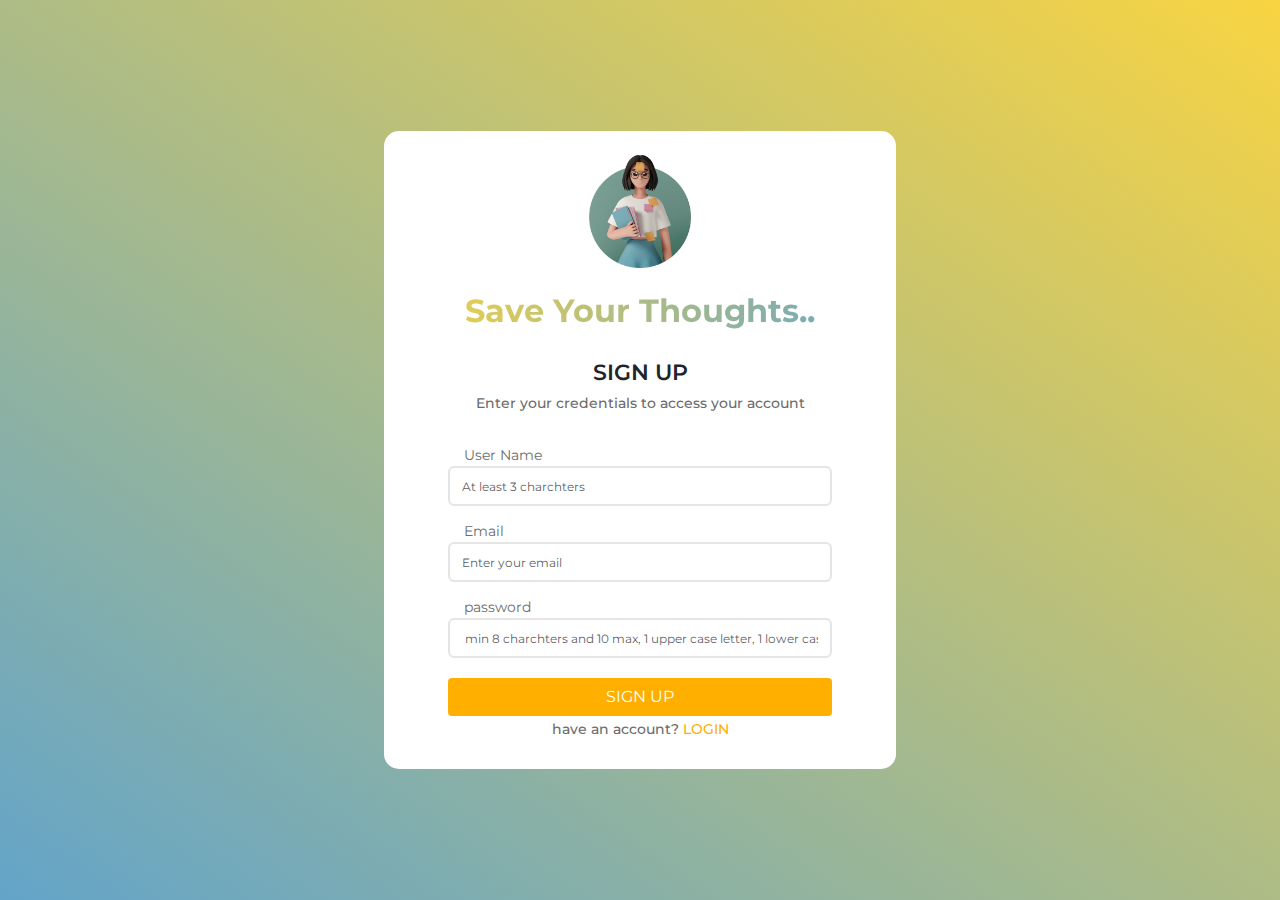
<file: index.html>
<html>
  <head>
    <link rel="stylesheet" href="css/bootstrap.min.css" />
    <link rel="stylesheet" href="css/all.min.css" />
    <link rel="stylesheet" href="css/index.css" />

    <meta charset="UTF-8" />
    <meta name="viewport" content="width=device-width, initial-scale=1.0" />
    <title>Sign Up</title>

    <link rel="preconnect" href="https://fonts.googleapis.com" />
    <link rel="preconnect" href="https://fonts.gstatic.com" crossorigin />
    <link
      href="https://fonts.googleapis.com/css2?family=Montserrat:wght@100;200;300;400;500;600;700;800;900&display=swap"
      rel="stylesheet"
    />

    <link rel="shortcut icon" href="images/favicon_io (1)/favicon.ico" type="image/x-icon">


  </head>

  <body>
    <div class="main">
      <div class="Sign-up-form pb-4">
        <div class="text-center">
          <img
            src="images/3d-casual-life-busy-female-student.png"
            alt="img"
            class="py-4"
          />

          <h1>Save Your Thoughts..</h1>

          <h4>SIGN UP</h4>

          <h5>Enter your credentials to access your account</h5>
        </div>

        <label for="userName"
          >User Name
          <span id="nameValidation" class="ps-2 text-danger d-none">*Enter Valid Name*</span></label
        >
        <input
          type="text"
          placeholder="At least 3 charchters"
          name="userName"
          id="userName"
          class="form-control custom-form"
        />

        <label for="email">
          Email <span id="emailValidation" class="ps-2 text-danger d-none">*Enter Valid Email*</span>

          <span id="emailExistence" class="ps-2 text-danger d-none"
            >*this user already exists*</span
          ></label
        >
        <input
          type="email"
          name="email"
          placeholder="Enter your email"
          id="email"
          class="form-control custom-form"
        />

        <label for="password">
          password
          <span id="passwordValidation" class="ps-2 text-danger d-none">*Enter Valid password*</span></label
        >
        <input
          type="password"
          name="password"
          placeholder=" min 8 charchters and 10 max, 1 upper case letter, 1 lower case letter"
          id="password"
          class="form-control custom-form"
        />

        <div class="text-center">
          <button class="btn my-btn">SIGN UP</button>

          <h6>
            have an account? <span><a href="login.html">LOGIN</a></span>
          </h6>
        </div>
      </div>
    </div>

    <script src="js/bootstrap.bundle.min.js"></script>
    <script src="js/index.js"></script>
  </body>
</html>
</file>
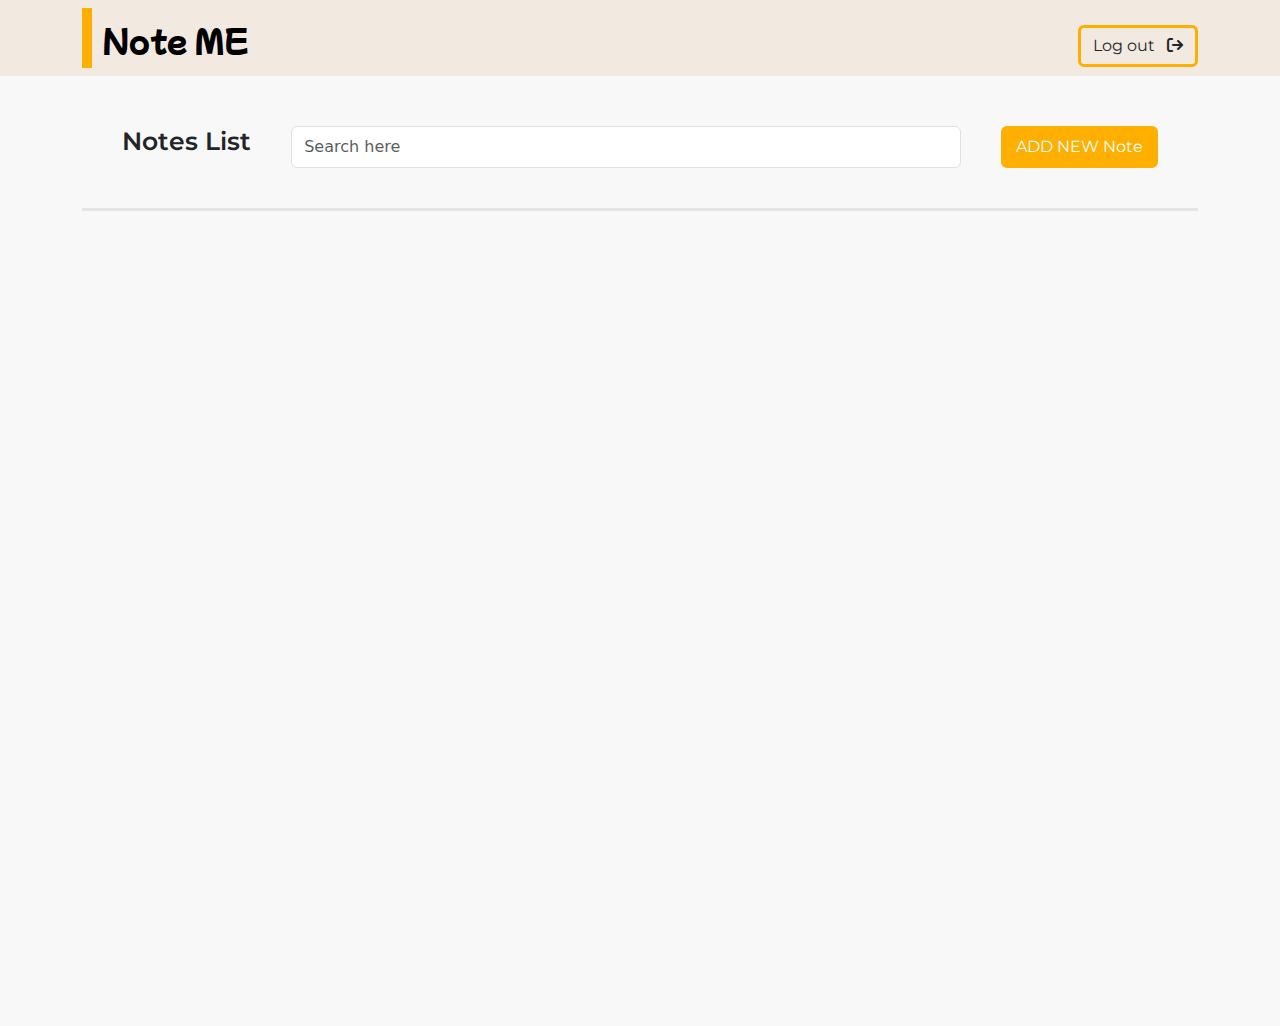
<file: Home.html>
<html>
  <head>
    <link rel="stylesheet" href="css/bootstrap.min.css" />
    <link rel="stylesheet" href="css/all.min.css" />
    <link rel="stylesheet" href="css/home.css" />

    <meta charset="UTF-8" />
    <meta name="viewport" content="width=device-width, initial-scale=1.0" />
    <title>Home</title>

    <link rel="preconnect" href="https://fonts.googleapis.com" />
    <link rel="preconnect" href="https://fonts.gstatic.com" crossorigin />
    <link
      href="https://fonts.googleapis.com/css2?family=Montserrat:wght@100;200;300;400;500;600;700;800;900&display=swap"
      rel="stylesheet"
    />

    <link rel="preconnect" href="https://fonts.googleapis.com" />
    <link rel="preconnect" href="https://fonts.gstatic.com" crossorigin />
    <link
      href="https://fonts.googleapis.com/css2?family=Mochiy+Pop+One&display=swap"
      rel="stylesheet"
    />

    <link rel="preconnect" href="https://fonts.googleapis.com" />
    <link rel="preconnect" href="https://fonts.gstatic.com" crossorigin />
    <link
      href="https://fonts.googleapis.com/css2?family=Montserrat:wght@100;200;300;400;500;600;700;800;900&display=swap"
      rel="stylesheet"
    />

    <link
      rel="shortcut icon"
      href="images/favicon_io (1)/favicon.ico"
      type="image/x-icon"
    />
  </head>

  <body>
    <nav class="navbar my-nav navbar-expand-lg">
      <div class="container">
        <a class="navbar-brand" href="#">Note ME</a>
        <button
          class="navbar-toggler"
          type="button"
          data-bs-toggle="collapse"
          data-bs-target="#navbarSupportedContent"
          aria-controls="navbarSupportedContent"
          aria-expanded="false"
          aria-label="Toggle navigation"
        >
          <span class="navbar-toggler-icon"></span>
        </button>
        <div class="collapse navbar-collapse" id="navbarSupportedContent">
          <button class="btn my-btn ms-auto mt-3">
            Log out <i class="fa-solid fa-arrow-right-from-bracket ps-2"></i>
          </button>
        </div>
      </div>
    </nav>

    <div class="container">
      <div class="main text-center">
        <h1 id="Username"></h1>

        <section class="first-section mt-3">
          <h3 class="">Notes List</h3>
          <input class="form-control" type="search" placeholder="Search here" />
          <button
            class="btn my-btn"
            data-bs-toggle="modal"
            data-bs-target="#exampleModal"
          >
            ADD NEW Note
          </button>

          <!-- Modal -->
          <div
            class="modal fade"
            id="exampleModal"
            tabindex="-1"
            aria-labelledby="exampleModalLabel"
            aria-hidden="true"
          >
            <div class="modal-dialog">
              <div class="modal-content">
                <div class="modal-header text-center">
                  <h1 class="modal-title fs-5" id="exampleModalLabel">
                    Add your note here
                  </h1>
                  <button
                    type="button"
                    class="btn-close"
                    data-bs-dismiss="modal"
                    aria-label="Close"
                  ></button>
                </div>
                <!-- ********************************* -->
                <!-- modal body -->
                <div class="note pb-4">
                  <input
                    type="text"
                    placeholder="Enter note name"
                    class="form-control mx-auto"
                    id="noteName"
                  />

                  <textarea
                    name="notes"
                    class="form-control mx-auto"
                    placeholder="Write what you want here"
                    id="noteBody"
                    cols="30"
                    rows="10"
                  ></textarea>
                </div>

                <div class="modal-footer">
                  <button type="button" class="btn btn-secondary clear-btn">
                    Clear
                  </button>

                  <button type="button" class="btn btn-primary add-btn">
                    Add Note
                  </button>

                  <button
                    type="button"
                    class="btn btn-primary update-btn d-none"
                  >
                    Update Note
                  </button>
                </div>
              </div>
            </div>
          </div>
        </section>

        <section class="notes row">
          <!--  -->
          
        </section>
      </div>
    </div>

    <script src="https://code.jquery.com/jquery-3.6.4.min.js"></script>

    <script src="js/bootstrap.bundle.min.js"></script>
    <script src="js/home.js"></script>
  </body>
</html>
</file>
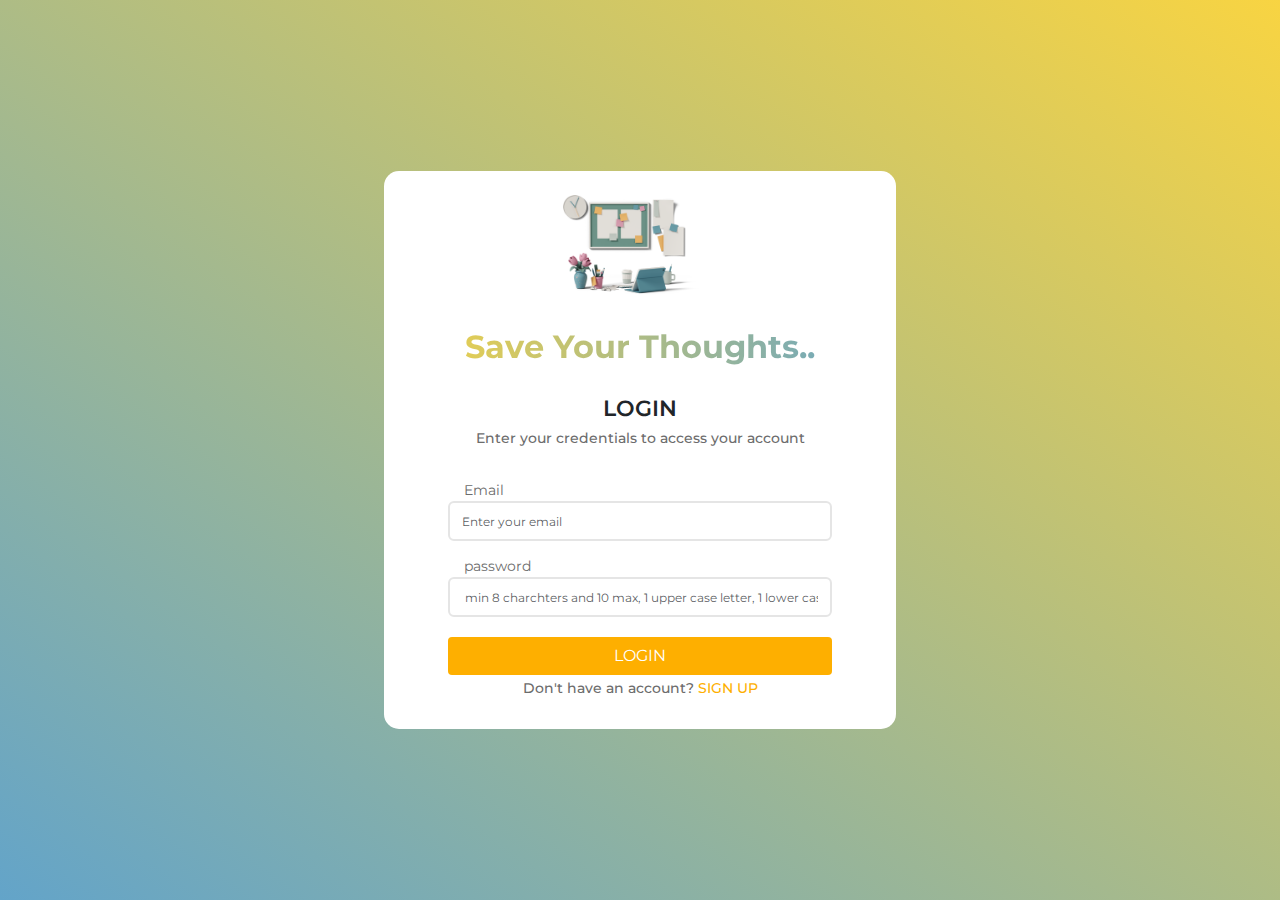
<file: login.html>
<html>
  <head>
    <link rel="stylesheet" href="css/bootstrap.min.css" />
    <link rel="stylesheet" href="css/all.min.css" />
    <link rel="stylesheet" href="css/login.css" />

    <meta charset="UTF-8" />
    <meta name="viewport" content="width=device-width, initial-scale=1.0" />
    <title>Login</title>

    <link rel="preconnect" href="https://fonts.googleapis.com" />
    <link rel="preconnect" href="https://fonts.gstatic.com" crossorigin />
    <link
      href="https://fonts.googleapis.com/css2?family=Montserrat:wght@100;200;300;400;500;600;700;800;900&display=swap"
      rel="stylesheet"
    />

    <link rel="shortcut icon" href="images/favicon_io (1)/favicon.ico" type="image/x-icon">


  </head>

  <body>
    <div class="main">
      <div class="Sign-up-form pb-4">
        <div class="text-center">
          <img
            src="images/3d-casual-life-office-supplies.png"
            alt="img"
            class="py-4"
          />

          <h1>Save Your Thoughts..</h1>

          <h4>LOGIN</h4>

          <h5>Enter your credentials to access your account</h5>
        </div>

        <label for="email">
          Email <span id="emailValidation" class="ps-2 text-danger d-none">*Enter Valid Email*</span></label
        >
        <input
          type="email"
          name="email"
          placeholder="Enter your email"
          id="email"
          class="form-control custom-form"
        />

        <label for="password">
          password
          <span id="passwordValidation" class="ps-2 text-danger d-none">*Enter Valid password*</span></label
        >
        <input
          type="password"
          name="password"
          placeholder=" min 8 charchters and 10 max, 1 upper case letter, 1 lower case letter"
          id="password"
          class="form-control custom-form"
        />

        <div class="text-center">
          <button class="btn my-btn">LOGIN</button>

          <h6>
           Don't have an account? <span><a href="index.html">SIGN UP</a></span>
          </h6>
        </div>
      </div>
    </div>

    <script src="js/bootstrap.bundle.min.js"></script>
    <script src="js/login.js"></script>
  </body>
</html>
</file>
<file: css/index.css>
body {
  background-image: linear-gradient(to left bottom, #f8d442, #63a4c9);
}

.main {
  display: flex;
  justify-content: center;
  align-items: center;
  height: 100vh;
}

.Sign-up-form {
  background-color: #fff;
  border-radius: 15px;
  width: 40%;
}

.Sign-up-form img {
  width: 20%;
}

.Sign-up-form h1 {
  font-family: "Montserrat", sans-serif;
  font-size: 32px;
  font-weight: 700;
  background: linear-gradient(to right, #f8d442, #63a4c9);
  -webkit-text-fill-color: transparent;
  -webkit-background-clip: text;
}

.Sign-up-form h4 {
  font-family: "Montserrat", sans-serif;
  font-size: 22px;
  font-weight: 600;
  padding-top: 22px;
}

.Sign-up-form h5 {
  color: #6c6c6c;
  font-family: "Montserrat", sans-serif;
  font-size: 14px;
  font-family: 400;
  padding-bottom: 10px;
}

label {
  color: #6c6c6c;
  font-family: "Montserrat", sans-serif;
  font-size: 14px;
  font-family: 500;
  padding-left: 50px;
  margin-left: 30px;
  padding-top: 15px;
}

.custom-form:focus {
  box-shadow: 0px 0px 0px 0px;
  border-color: #63a4c9;
}

.custom-form {
  width: 75%;
  margin: auto;
  border: 2px solid #e5e5e5;
}

::placeholder {
  color: #6c6c6c;
  font-family: "Montserrat", sans-serif;
  font-size: 12px;
  font-family: 500;
}

.my-btn {
  background-color: #feaf00;
  color: #fff;
  font-family: "Montserrat", sans-serif;
  border-radius: 4px;
  width: 75%;
  margin-top: 20px;
}

.my-btn:hover {
  background-color: #eaab22;
  color: #fff;
}

h6 {
  color: #6c6c6c;
  font-family: "Montserrat", sans-serif;
  font-size: 14px;
  font-family: 500;
  padding-top: 5px;
}

h6 a {
  text-decoration: none;
  color: #feaf00;
}

@media screen and (max-width: 500px) {
  .Sign-up-form {
    border-radius: 20px;
    width: 90%;
  }

  .Sign-up-form img {
    width: 30%;
  }

  .Sign-up-form h1 {
    font-size: 27px;
  }

  .Sign-up-form h4 {
    font-size: 20px;
    padding-top: 19px;
  }

  .Sign-up-form h5 {
    font-size: 10px;
  }

  label {
    font-size: 12px;
    padding-left: 49px;
    margin-left: 0px;
  }

  ::placeholder {
    font-size: 11px;
  }

  .my-btn {
    font-size: 14px;
  }

  h6 {
    font-size: 12px;
    padding-top: 10px;
  }
}
</file>
<file: css/home.css>
body {
  background-color: #f8f8f8;
}

.my-nav {
  background-color: #f2eae1;
  /* position: fixed; */
  width: 100%;
}

.navbar-brand {
  font-family: "Mochiy Pop One", sans-serif;

  font-family: 200;
  font-size: 30px;
  padding-top: 10px;
  border-left: 10px solid #feaf00;
  padding-left: 10px;
}

.my-btn {
  background-color: transparent;
  border: 3px solid #feaf00;
  font-family: "Montserrat", sans-serif;
}

.my-btn:hover {
  background-color: #feaf00;
  color: #fff;
}

.main {
  height: 100vh;
}

.main h1 {
  font-family: "Montserrat", sans-serif;
  margin-top: 50px;
  font-size: 30px;
  font-weight: 600;
}

.first-section {
  border-bottom: 3px solid #e5e5e5;
  padding-bottom: 40px;

  display: flex;
  flex-wrap: wrap;
  justify-content: space-evenly;
}

.first-section h3 {
  font-family: "Montserrat", sans-serif;
  font-size: 25px;
  font-weight: 600;
}

.first-section input {
  width: 60%;
}

.first-section input:focus {
  box-shadow: 0 0 0 0;
  border-color: #feaf00;
}

.first-section .my-btn {
  background-color: #feaf00;
  color: #fff;
  font-family: "Montserrat", sans-serif;
}

.first-section .my-btn:hover {
  background-color: #eaa91f;
}

.my-card {
  background-color: #fff;
  box-shadow: 10px 10px 10px rgb(217, 217, 217);
  padding: 50px;
  border-radius: 20px;
}

.my-card h3 {
  font-family: "Montserrat", sans-serif;
  padding-bottom: 10px;
}

.my-card p {
  font-family: "Montserrat", sans-serif;
}
.my-card i {
  font-size: 25px;
  cursor: pointer;
  transition: all 0.2s;
}

.my-card i:hover {
  transform: scale(1.1, 1.1);
}

.edit {
  color: #eaa91f;
}

.delete {
  color: rgb(255, 56, 56);
  padding-left: 10px;
}

.note
{
    width: 100%;
    margin-top: 60px;
}

.note input
{
    width: 70%;
    margin-bottom:15px ;
}

.note input:focus
{
    box-shadow: 0 0 0 0;
    border-color: #eaa91f;
}

.note textarea
{
    resize: none;
    width: 70%;
}

.note textarea:focus
{
    box-shadow: 0 0 0 0;
    border-color: #eaa91f;
}

.add-btn
{
    background-color: #feaf00;
    color: #fff;
    font-family: "Montserrat", sans-serif;
    border-color: #feaf00;
}

.add-btn:hover
{
    background-color: #eaa91f;
    border-color: #eaa91f;
}

.update-btn
{
    background-color: #61fe00;
    color: #fff;
    font-family: "Montserrat", sans-serif;
    border-color: #61fe00;
}

.update-btn:hover
{
    background-color: #71f81d;
    border-color: #71f81d;
}






@media screen and (max-width: 500px) {
  .first-section {
    flex-direction: column;
  }

  .first-section input {
    width: 100%;
    margin: auto;margin-bottom: 10px;
  }

  .note input
{
    width: 70%;
    margin-bottom:15px ;
}
}
</file>
<file: css/login.css>
body {
    background-image: linear-gradient(to left bottom, #f8d442, #63a4c9);
  }
  
  .main {
    display: flex;
    justify-content: center;
    align-items: center;
    height: 100vh;
  }
  
  .Sign-up-form {
    background-color: #fff;
    border-radius: 15px;
    width: 40%;
  }
  
  .Sign-up-form img {
    width: 30%;
  }
  
  .Sign-up-form h1 {
    font-family: "Montserrat", sans-serif;
    font-size: 32px;
    font-weight: 700;
    background: linear-gradient(to right, #f8d442, #63a4c9);
    -webkit-text-fill-color: transparent;
    -webkit-background-clip: text;
  }
  
  .Sign-up-form h4 {
    font-family: "Montserrat", sans-serif;
    font-size: 22px;
    font-weight: 600;
    padding-top: 22px;
  }
  
  .Sign-up-form h5 {
    color: #6c6c6c;
    font-family: "Montserrat", sans-serif;
    font-size: 14px;
    font-family: 400;
    padding-bottom: 10px;
  }
  
  label {
    color: #6c6c6c;
    font-family: "Montserrat", sans-serif;
    font-size: 14px;
    font-family: 500;
    padding-left: 50px;
    margin-left: 30px;
    padding-top: 15px;
  }
  
  .custom-form:focus {
    box-shadow: 0px 0px 0px 0px;
    border-color: #63a4c9;
  }
  
  .custom-form {
    width: 75%;
    margin: auto;
    border: 2px solid #e5e5e5;
  }
  
  ::placeholder {
    color: #6c6c6c;
    font-family: "Montserrat", sans-serif;
    font-size: 12px;
    font-family: 500;
  }
  
  .my-btn {
    background-color: #feaf00;
    color: #fff;
    font-family: "Montserrat", sans-serif;
    border-radius: 4px;
    width: 75%;
    margin-top: 20px;
  }
  
  .my-btn:hover {
    background-color: #eaab22;
    color: #fff;
  }
  
  h6 {
    color: #6c6c6c;
    font-family: "Montserrat", sans-serif;
    font-size: 14px;
    font-family: 500;
    padding-top: 5px;
  }
  
  h6 a {
    text-decoration: none;
    color: #feaf00;
  }
  
  @media screen and (max-width: 500px) {
    .Sign-up-form {
      border-radius: 20px;
      width: 90%;
    }
  
    .Sign-up-form img {
      width: 30%;
    }
  
    .Sign-up-form h1 {
      font-size: 27px;
    }
  
    .Sign-up-form h4 {
      font-size: 20px;
      padding-top: 19px;
    }
  
    .Sign-up-form h5 {
      font-size: 10px;
    }
  
    label {
      font-size: 12px;
      padding-left: 49px;
      margin-left: 0px;
    }
  
    ::placeholder {
      font-size: 11px;
    }
  
    .my-btn {
      font-size: 14px;
    }
  
    h6 {
      font-size: 12px;
      padding-top: 10px;
    }
  }
</file>
